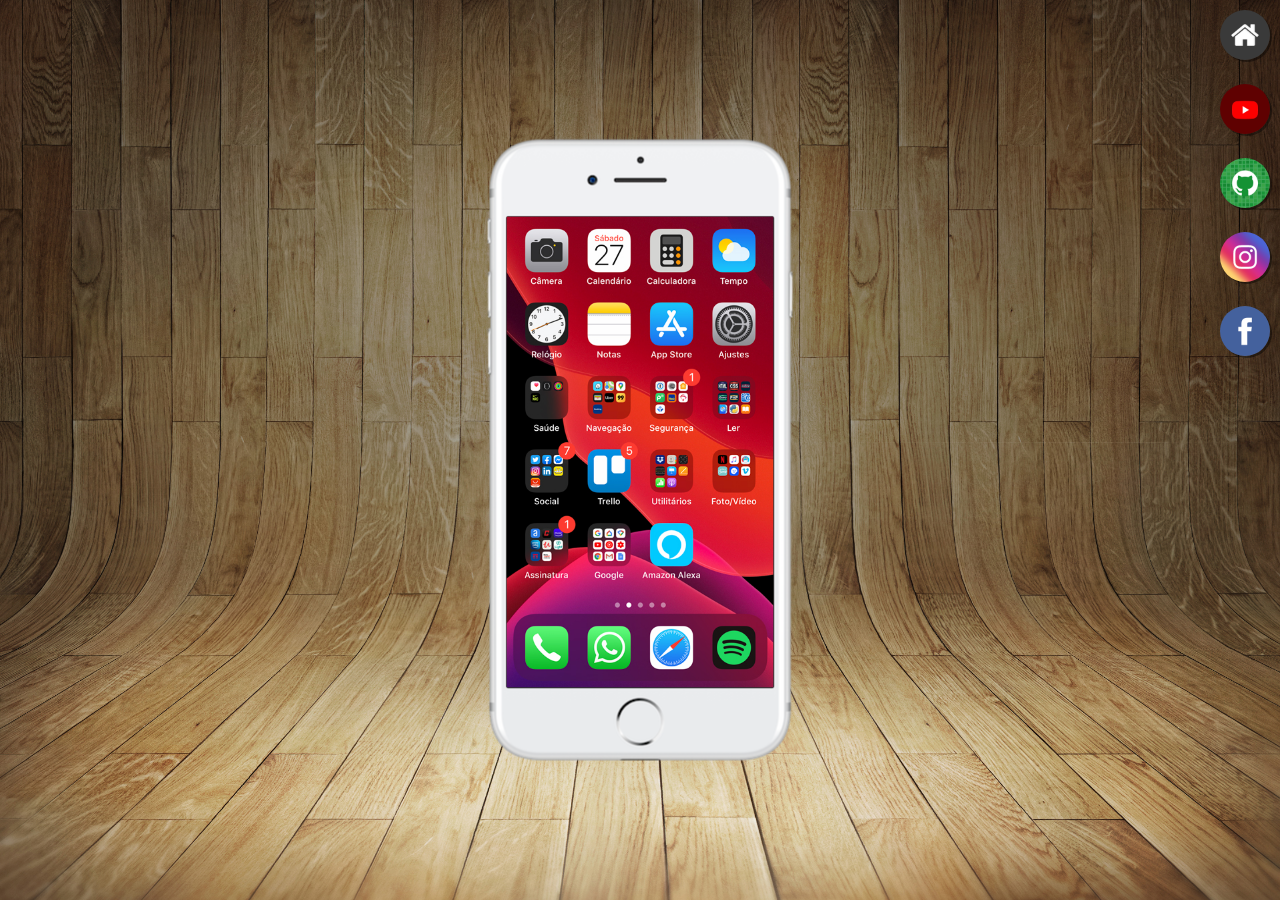
<file: index.html>
<!DOCTYPE html>
<html lang="pt-br">
<head>
    <meta charset="UTF-8">
    <meta name="viewport" content="width=device-width, initial-scale=1.0">
    <title>Projeto Redes Sociais</title>
    <link rel="shortcut icon" href="pacote-d013/favicon.ico" type="image/x-icon">
    <link rel="stylesheet" href="estilos/style.css">
</head>
<body>

    <main>
        <section id="telefone">
            <iframe name="tela" id="tela" src="home.html" frameborder="0"></iframe>
        </section>

        <section id="redes-sociais">

            <a href="home.html" target="tela"><img src="pacote-d013/imagens/logo-home.jpg" alt="home"></a> <br>

            <a href="youtube.html" target="tela"><img src="pacote-d013/imagens/logo-youtube.jpg" alt="youtube"></a> <br>

            <a href="github.html" target="tela"><img src="pacote-d013/imagens/logo-github.jpg" alt="github"></a> <br>

            <a href="instagram.html" target="tela"><img src="pacote-d013/imagens/logo-instagram.jpg" alt="instagram"></a> <br>

            <a href="facebook.html" target="tela"><img src="pacote-d013/imagens/logo-facebook.jpg" alt="facebook"></a> <br>

        </section>
    </main>
    
</body>
</html>
<!-- https://kennedydjalma.github.io/projeto-social/index.html -->
</file>
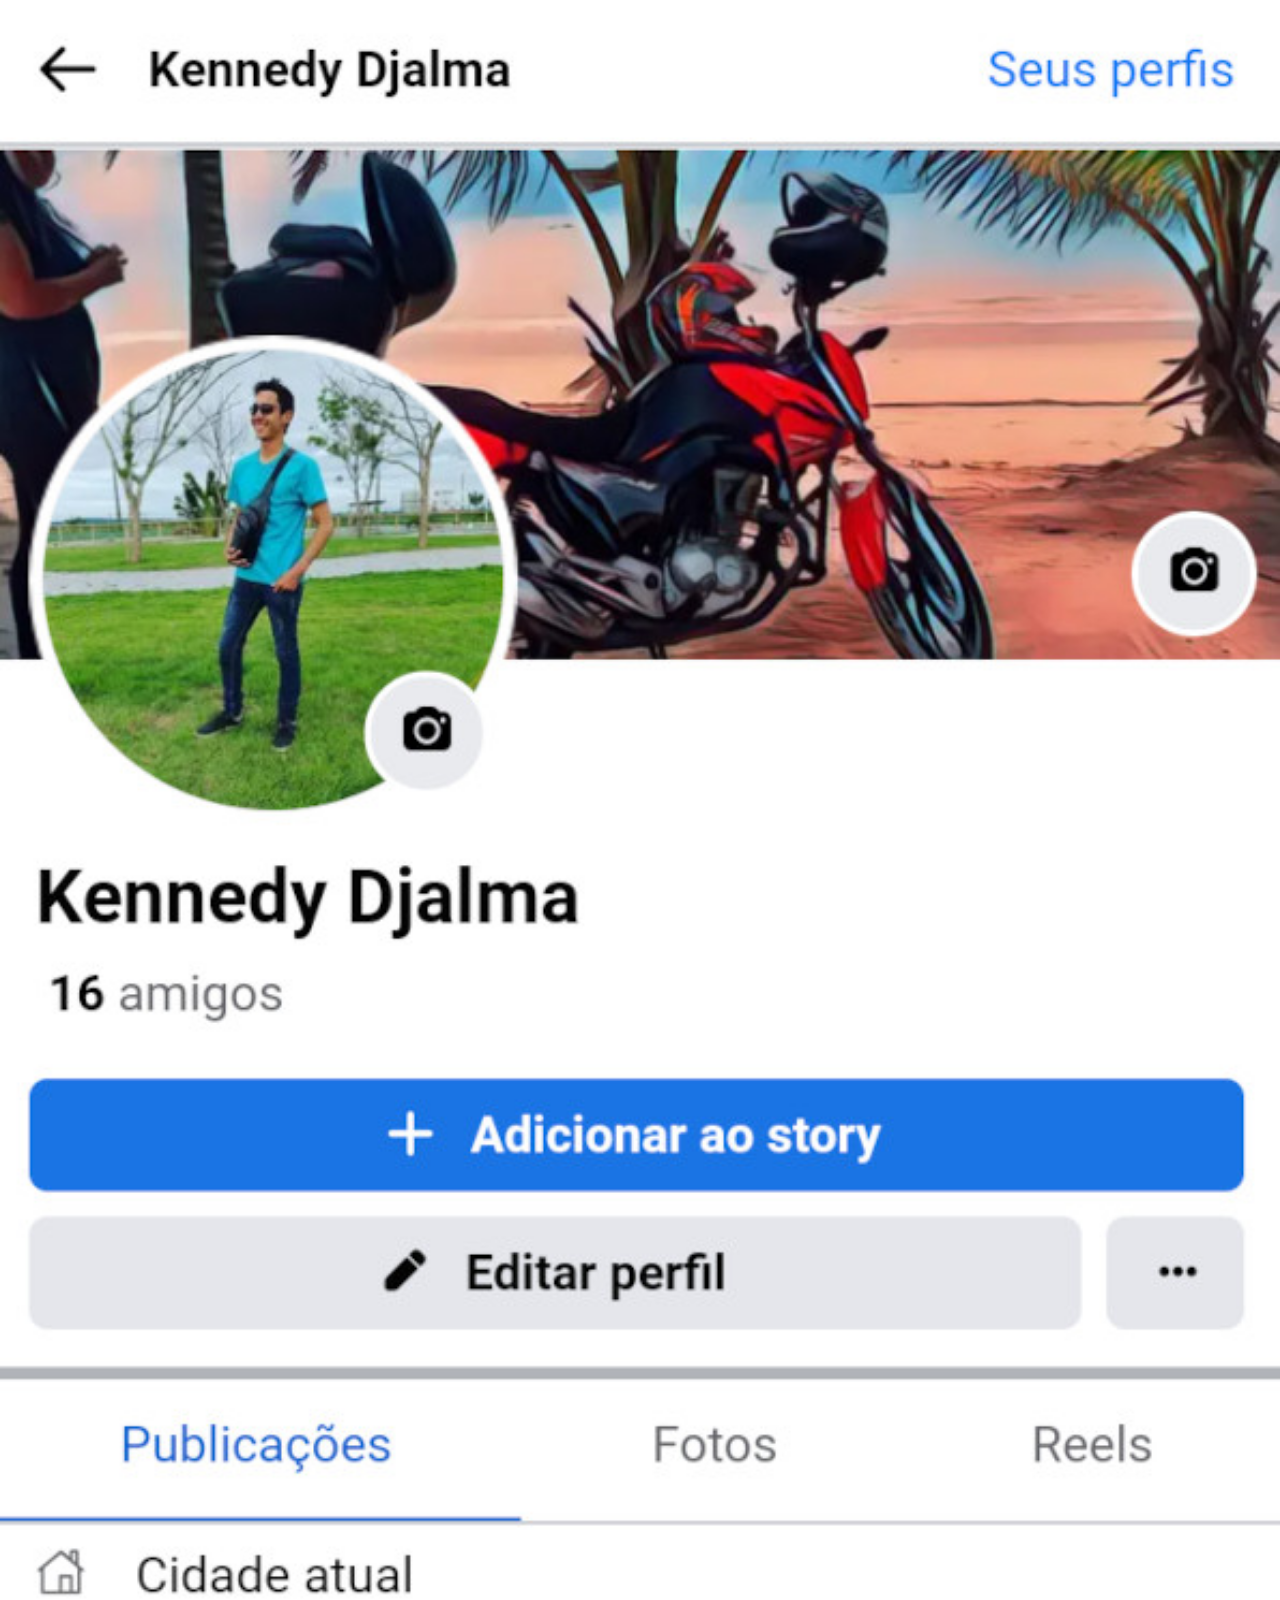
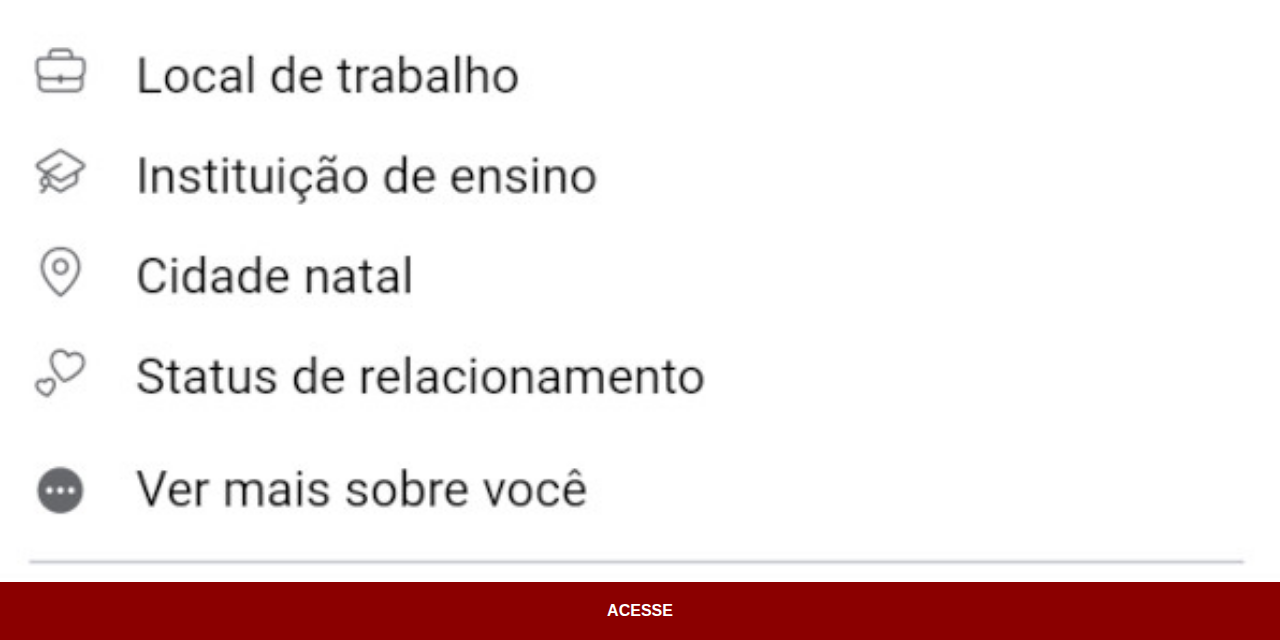
<file: facebook.html>
<!DOCTYPE html>
<html lang="pt-br">
<head>
    <meta charset="UTF-8">
    <meta name="viewport" content="width=device-width, initial-scale=1.0">
    <title>facebook</title>
    <link rel="stylesheet" href="estilos/social.css">
</head>
<body>
    <img src="pacote-d013/imagens/facebook.jpg" alt="facebook">
    <a href="https://www.facebook.com/kennedy.djalma" target="_blank">ACESSE</a>
</body>
</html>
</file>
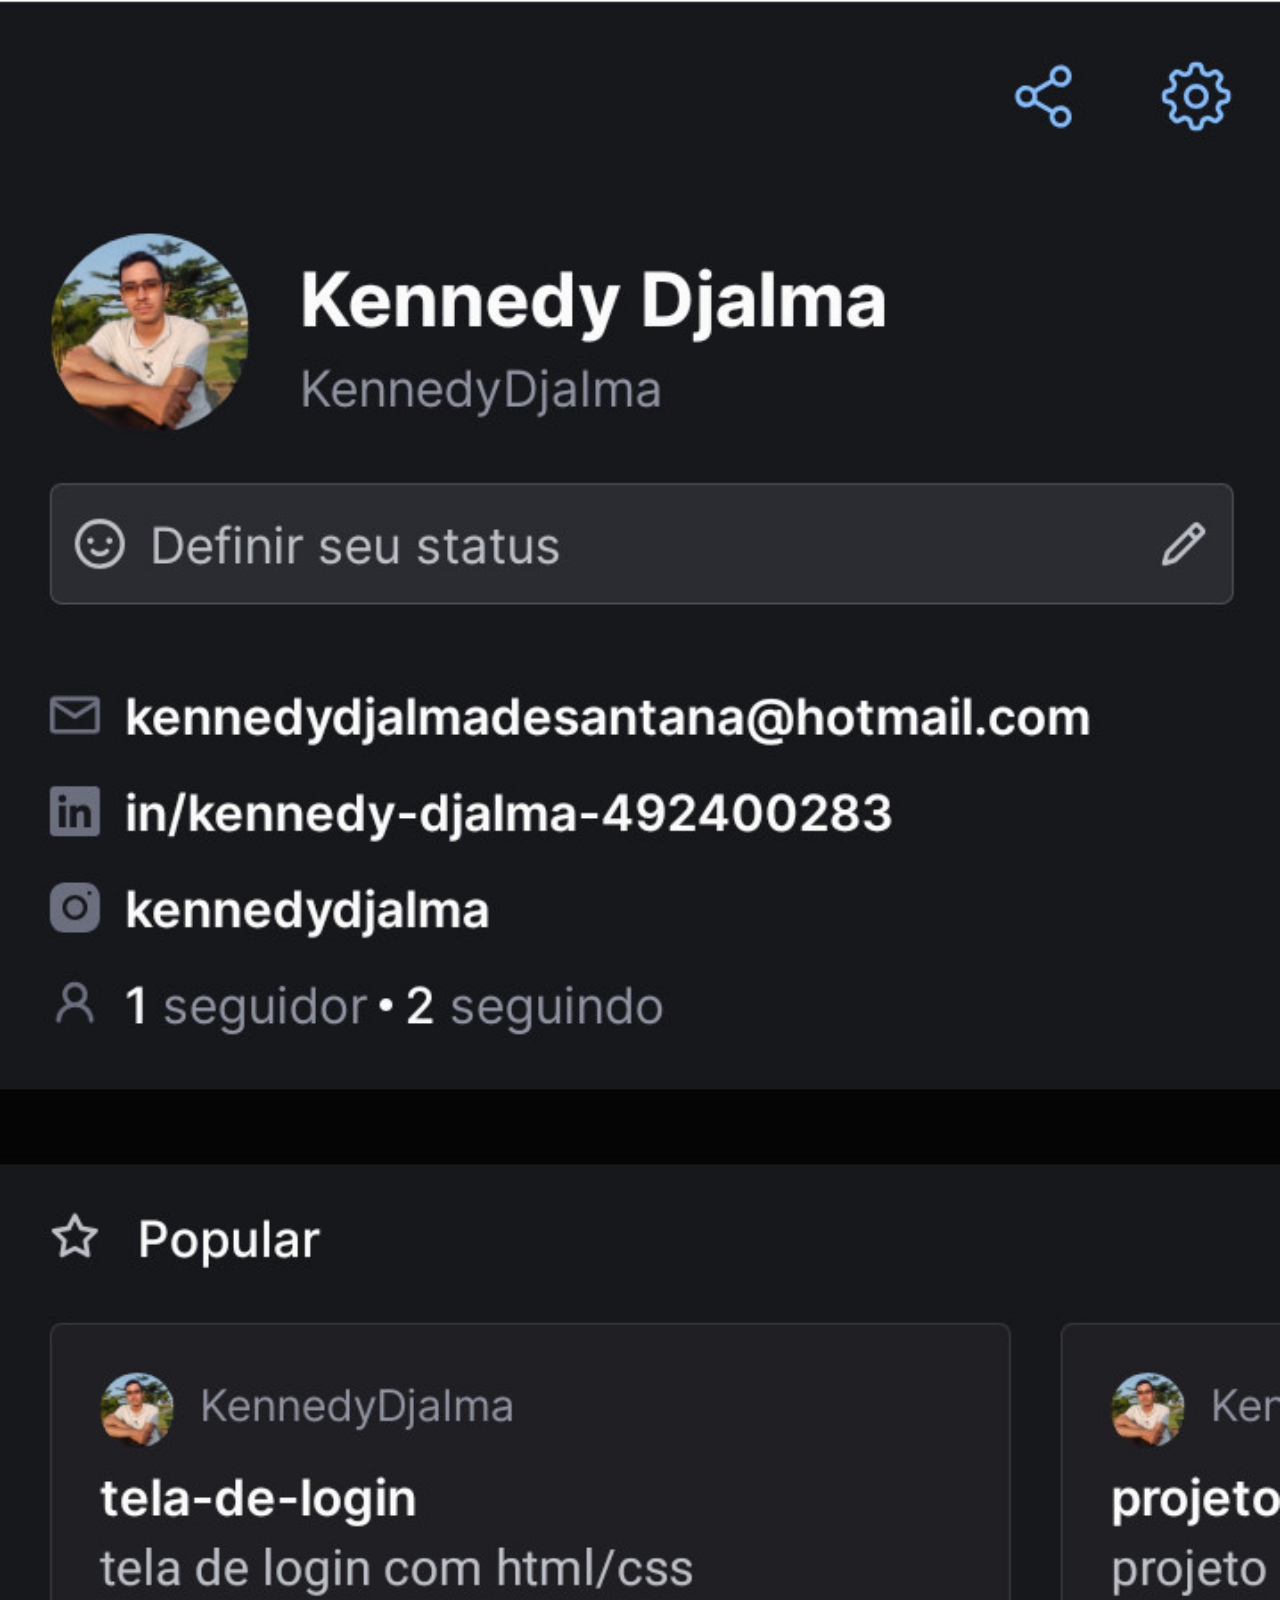
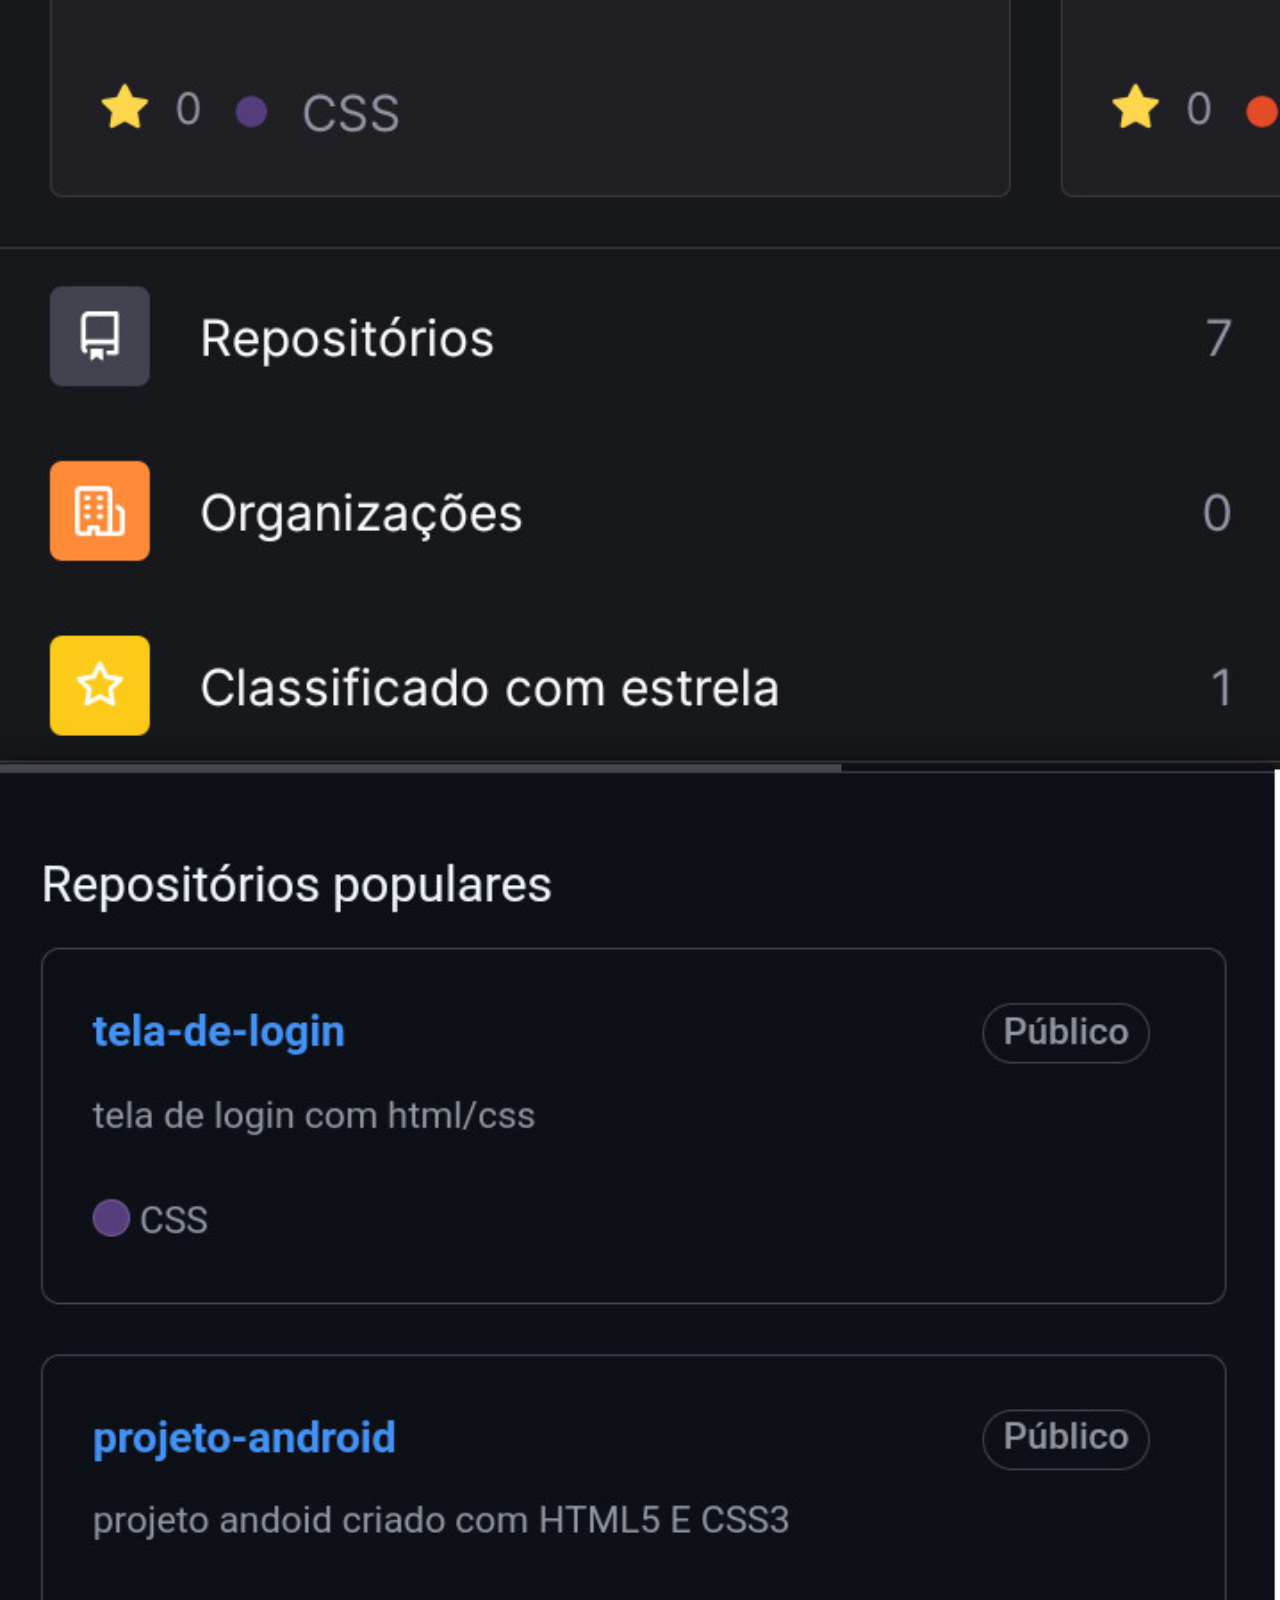
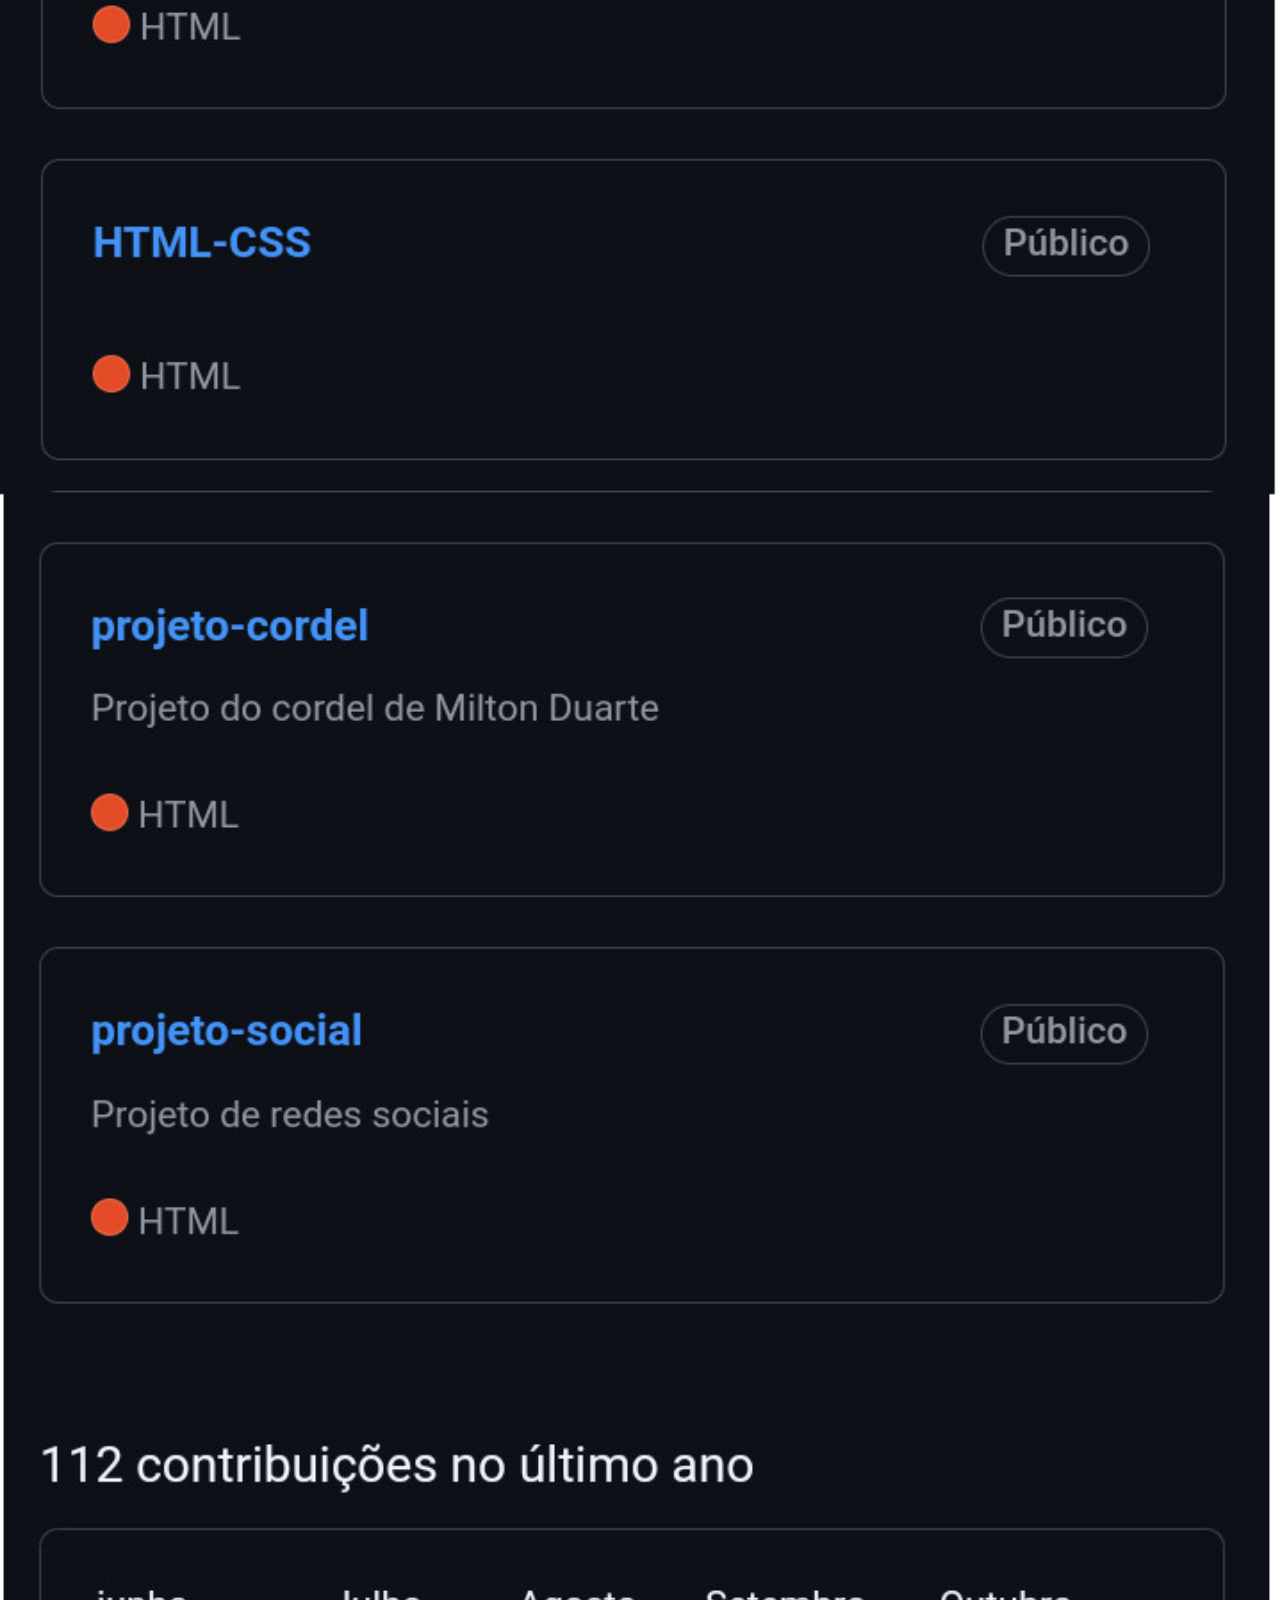
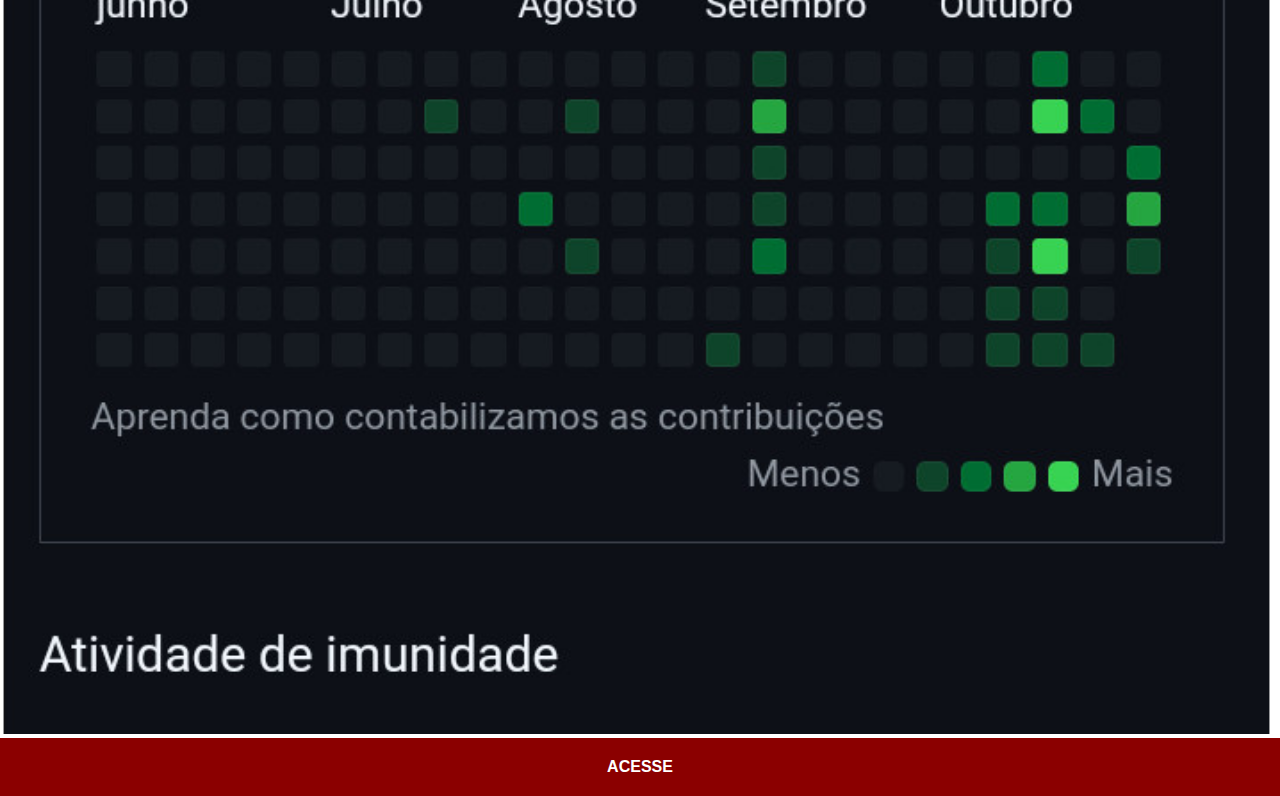
<file: github.html>
<!DOCTYPE html>
<html lang="pt-br">
<head>
    <meta charset="UTF-8">
    <meta name="viewport" content="width=device-width, initial-scale=1.0">
    <title>Github</title>
    <link rel="stylesheet" href="./estilos/social.css">
</head>
<body>

    <img src="pacote-d013/imagens/github.jpg" alt="Github">
    <a href="https://github.com/KennedyDjalma" target="_blank">ACESSE</a>
    
</body>
</html>
</file>
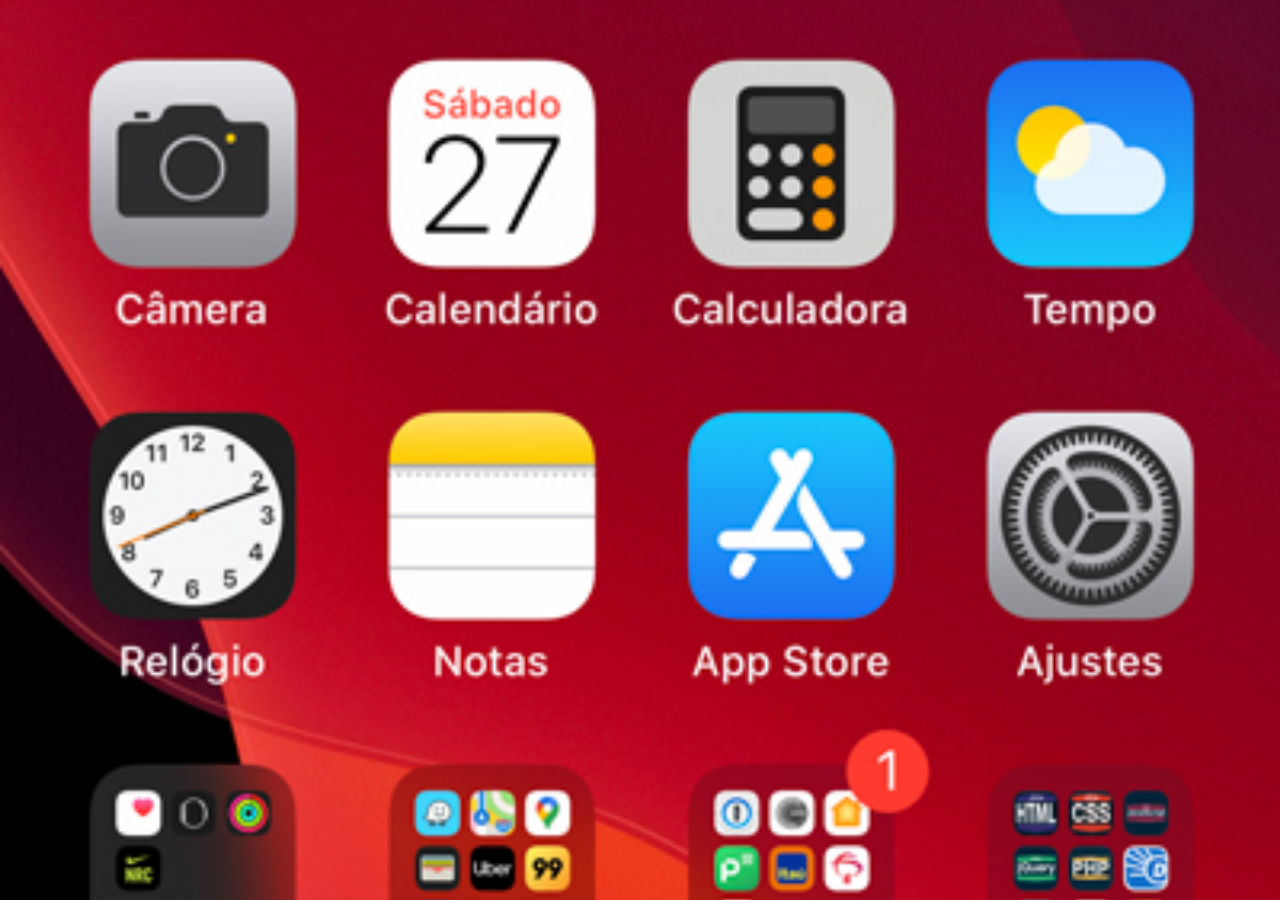
<file: home.html>
<!DOCTYPE html>
<html lang="pt-br">
<head>
    <meta charset="UTF-8">
    <meta name="viewport" content="width=device-width, initial-scale=1.0">
    <title>Home</title>
    <style>
        *{
            margin: 0;
            padding: 0;
        }
/*  */
        body{
            height: 100vh;
            width: 100vw;
            background: black url(pacote-d013/imagens/tela-home.jpg) no-repeat top center;
            background-attachment: fixed;
            background-size: cover; /* ajustar a imagem na tela do celular */
        }
    </style>
</head>
<body>
    
</body>
</html>
</file>
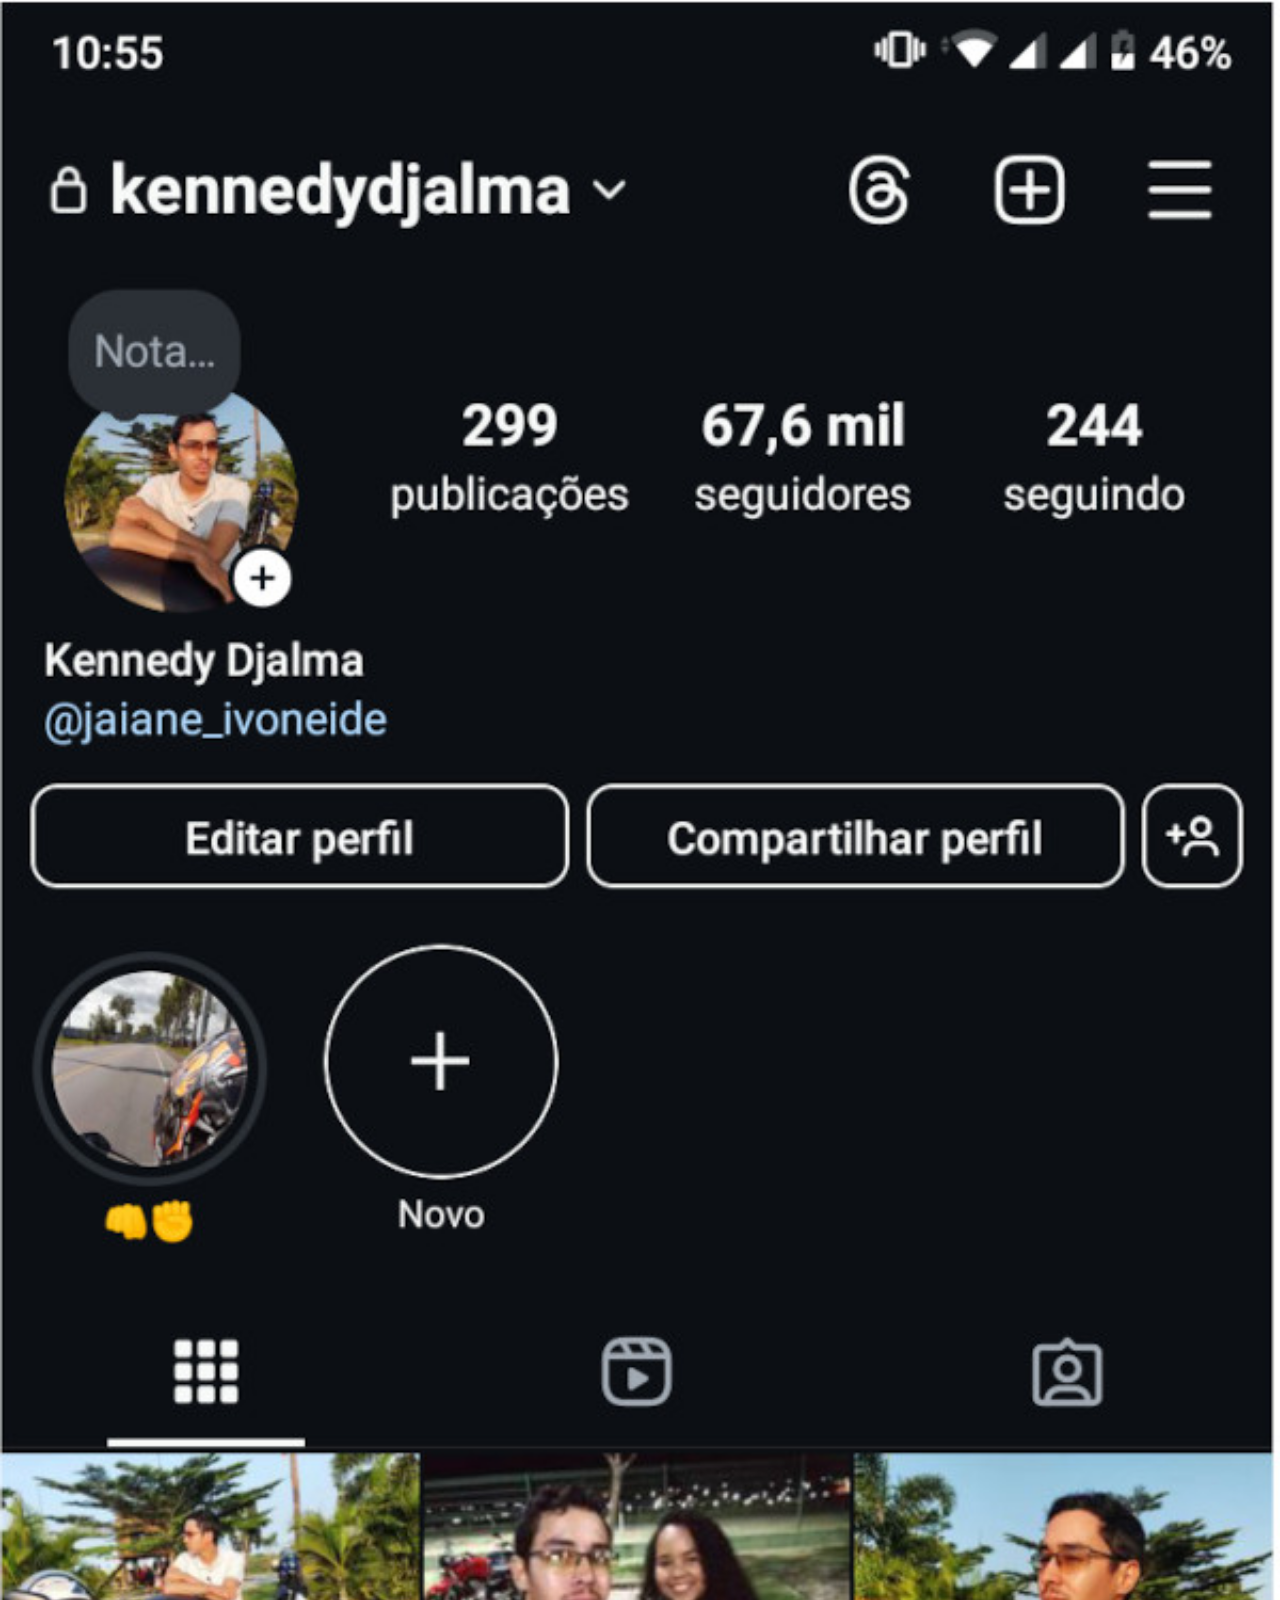
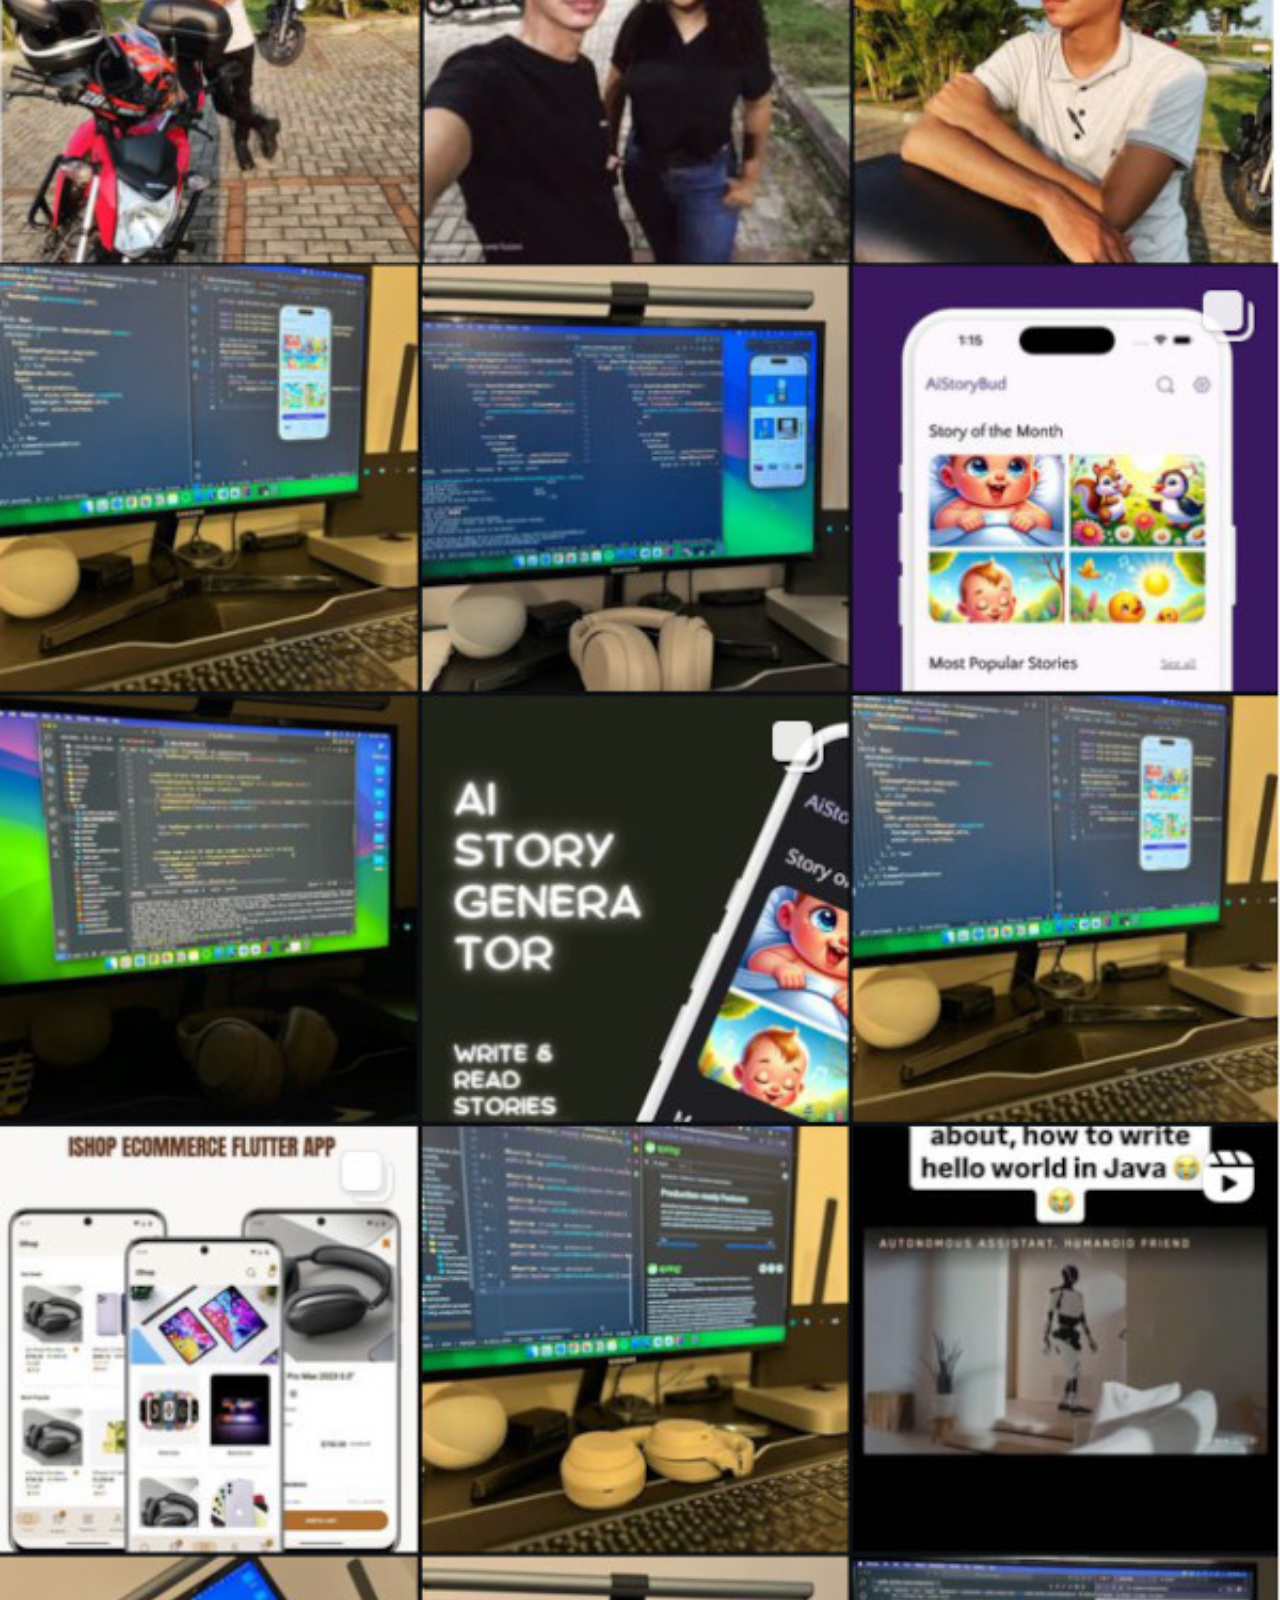
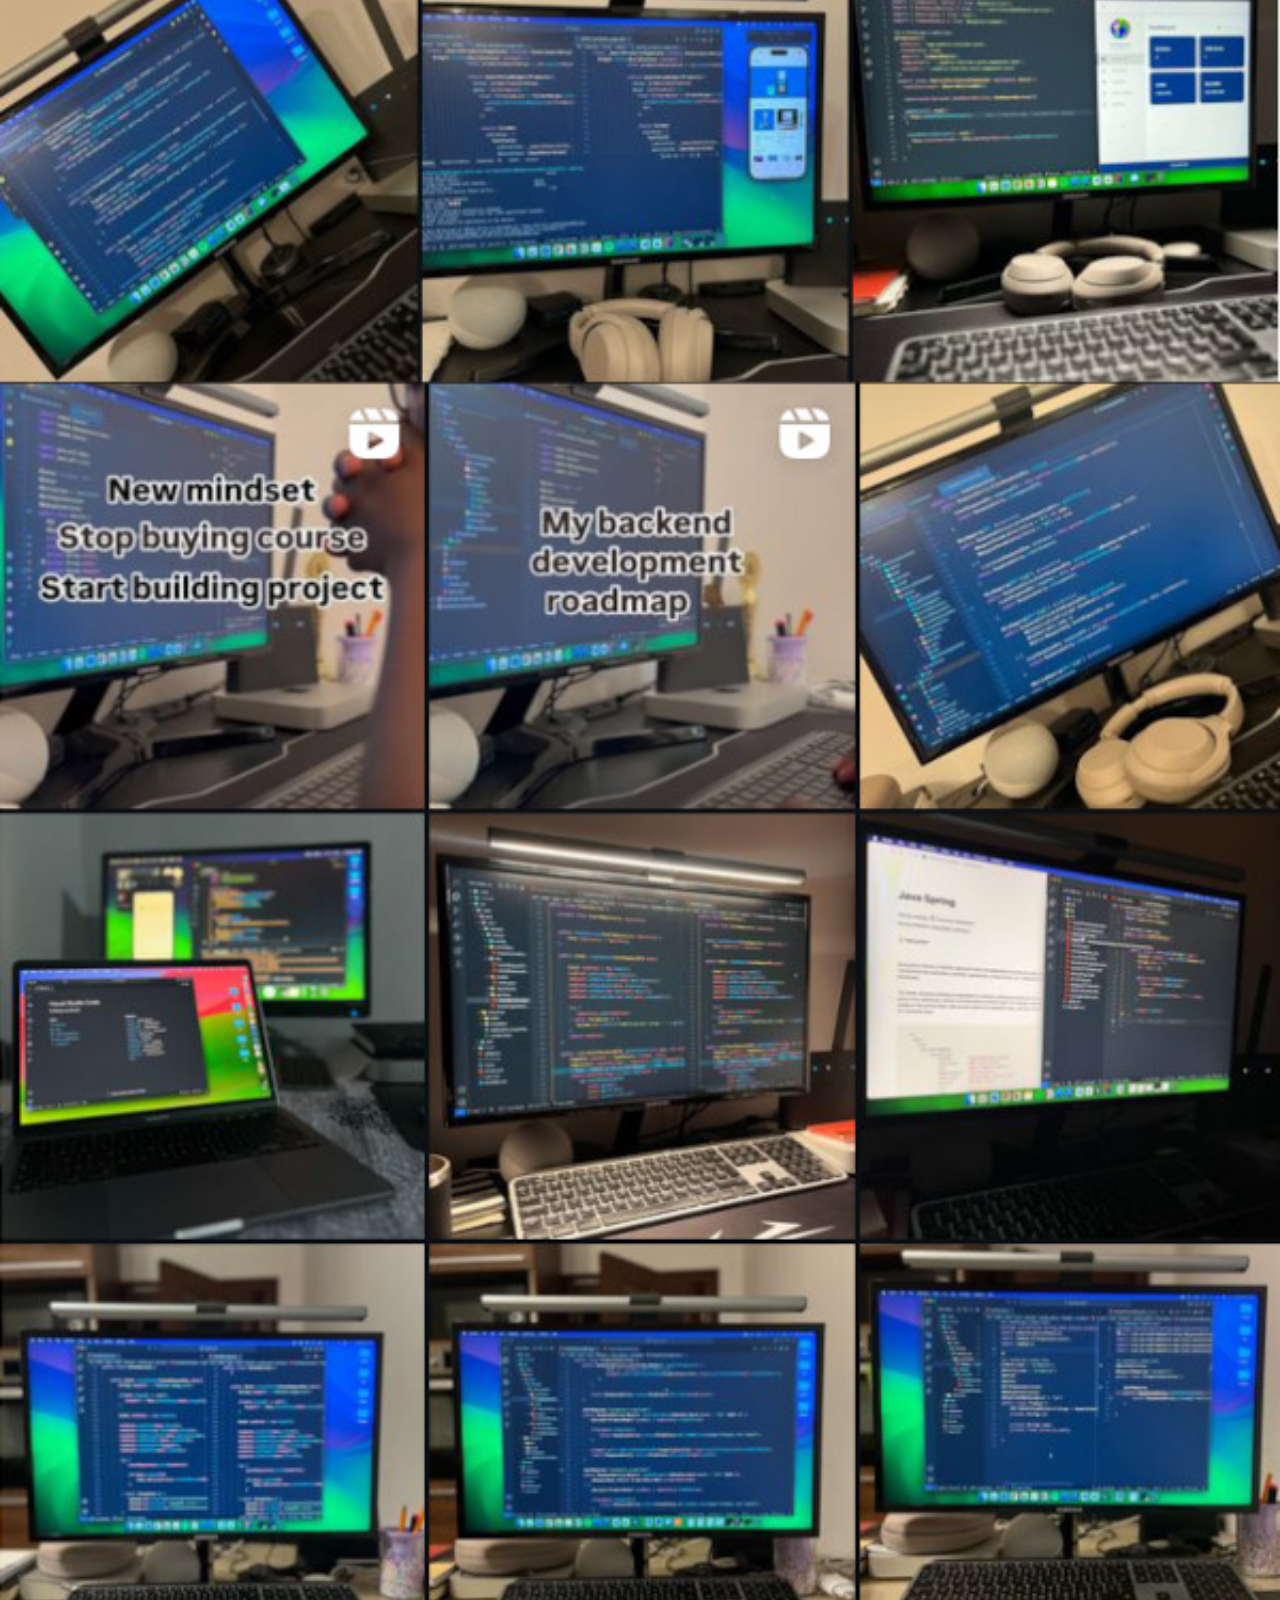
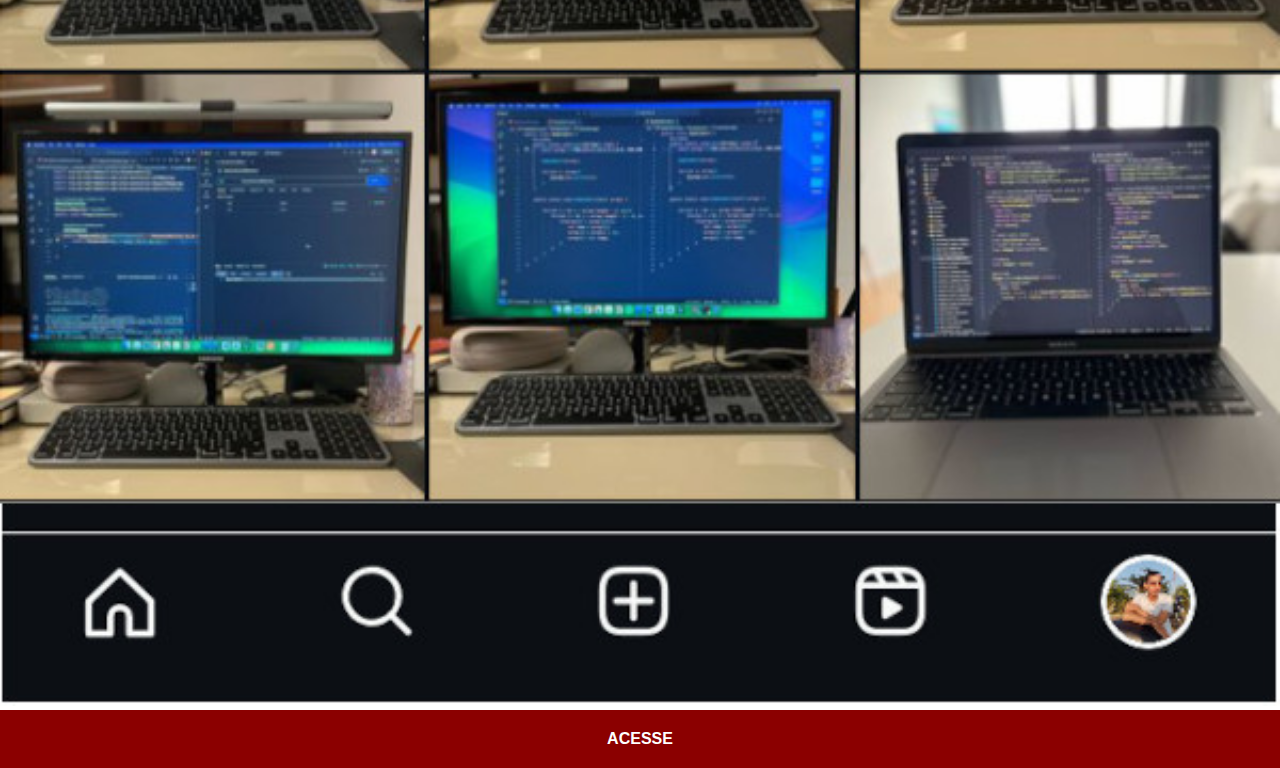
<file: instagram.html>
<!DOCTYPE html>
<html lang="pt-br">
<head>
    <meta charset="UTF-8">
    <meta name="viewport" content="width=device-width, initial-scale=1.0">
    <title>Instagram</title>
    <link rel="stylesheet" href="estilos/social.css">
</head>
<body>
    <img src="pacote-d013/imagens/instagram.jpg" alt="Instagram">
    <a href="https://www.instagram.com/kennedydjalma/" target="_blank">ACESSE</a>
</body>
</html>
</file>
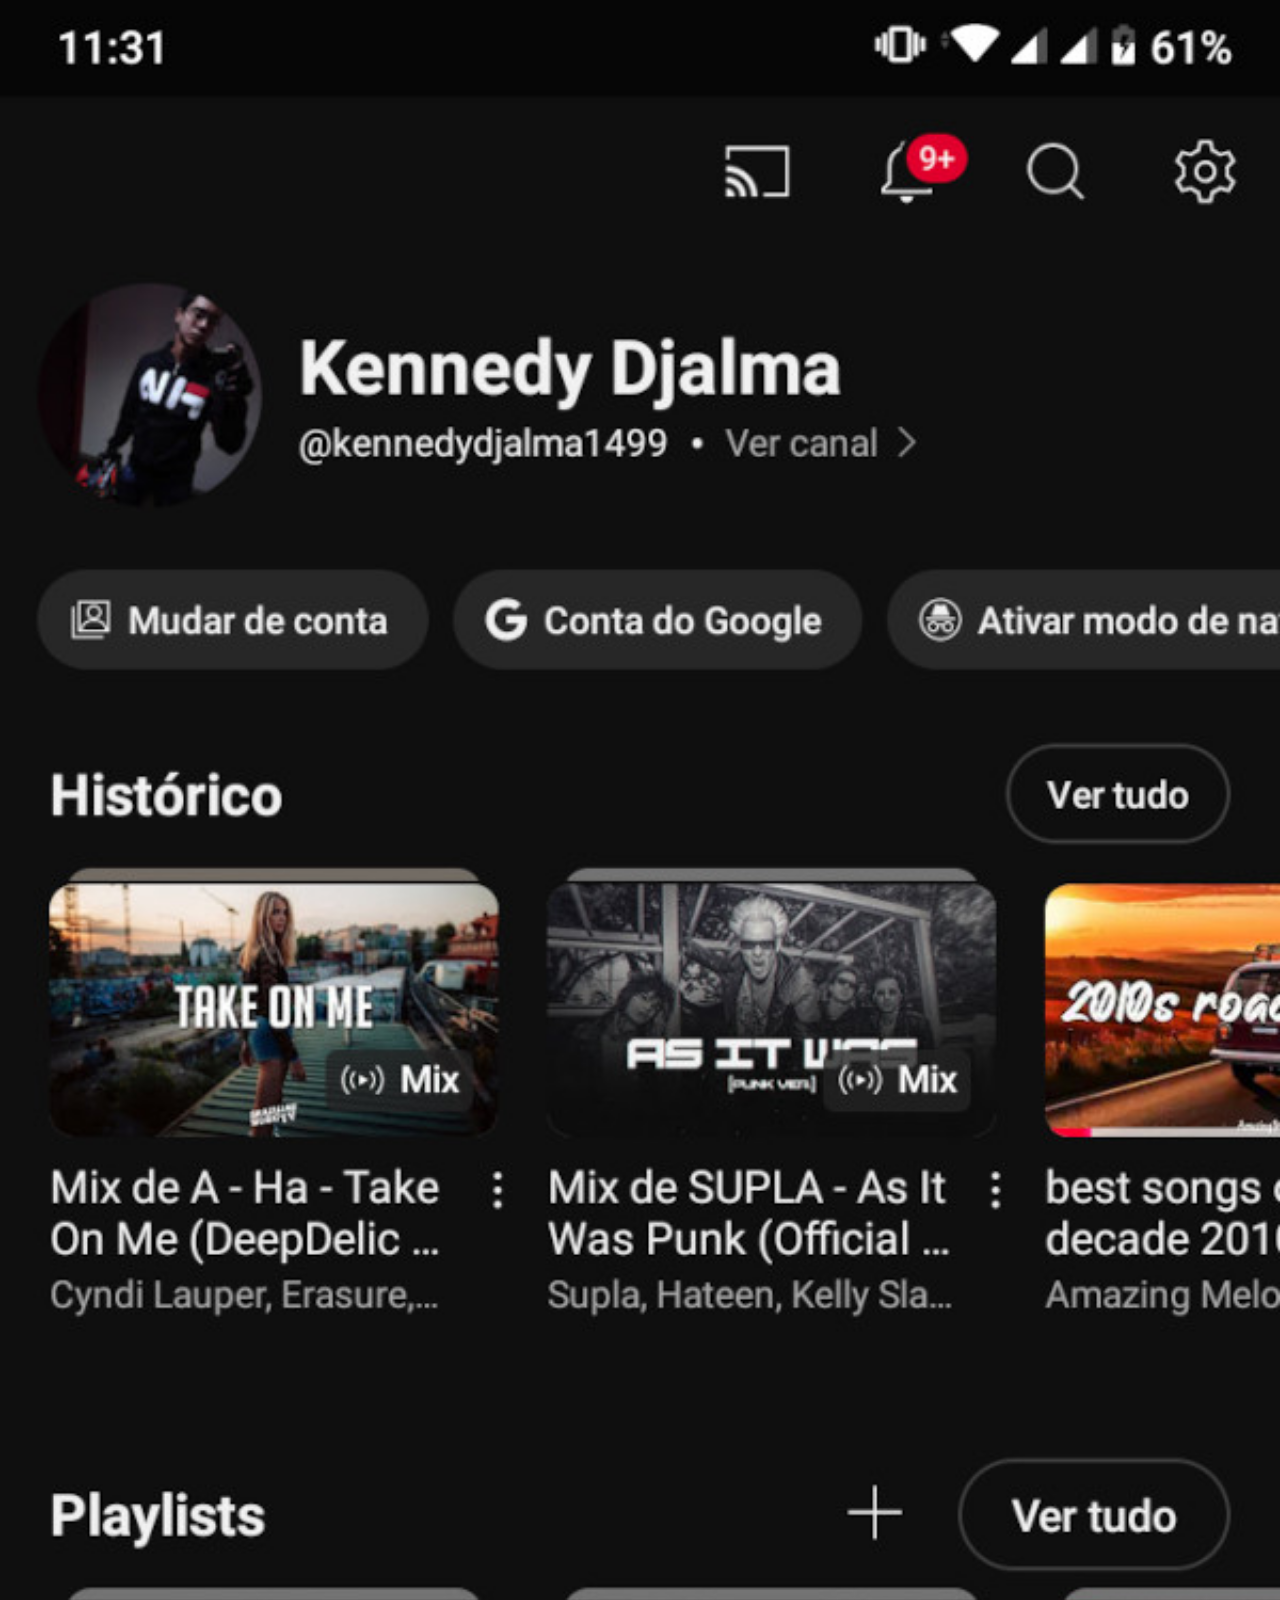
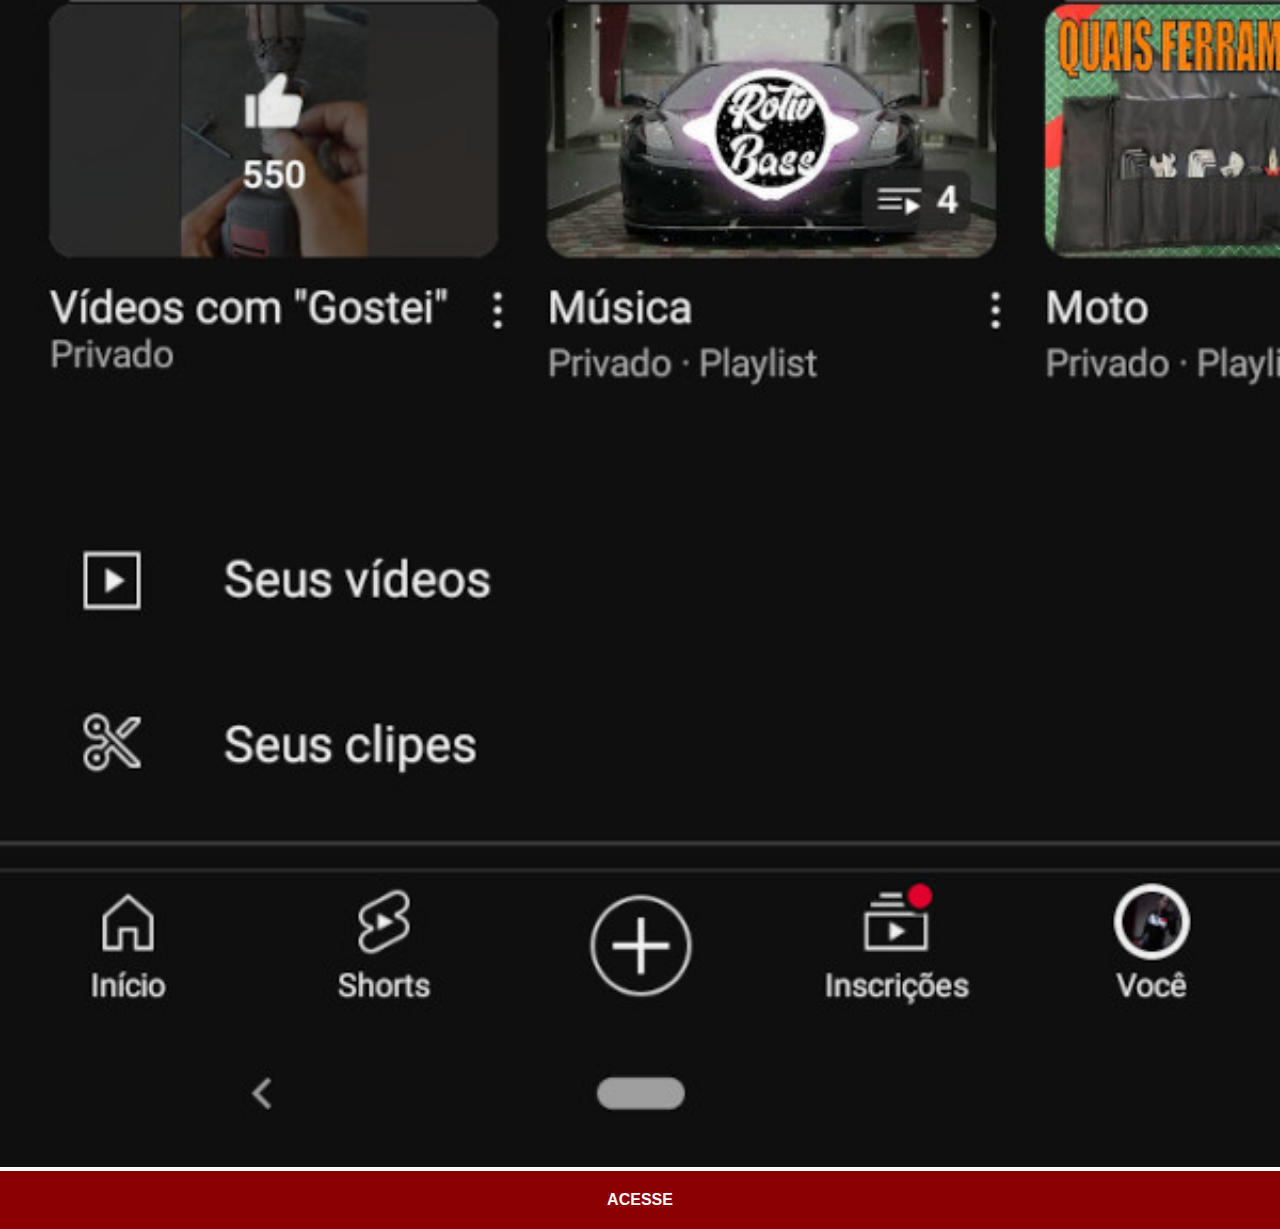
<file: youtube.html>
<!DOCTYPE html>
<html lang="pt-br">
<head>
    <meta charset="UTF-8">
    <meta name="viewport" content="width=device-width, initial-scale=1.0">
    <title>youtube</title>
    <link rel="stylesheet" href="./estilos/social.css">
</head>
<body>

    <img src="pacote-d013/imagens/youtube.jpg" alt="Youtube">
    <a href="https://www.youtube.com/@KennedyDjalma" target="_blank">ACESSE</a>
    
</body>
</html>
</file>
<file: estilos/style.css>
@charset "UTF-8";

* {
    margin: 0;
    padding: 0;
    font-family: Arial, Helvetica, sans-serif;
}

html, body {
    height: 100vh;
    width: 100vw;
    background-color: black;
}

main {
    position: relative;
    height: 100vh;
}

body {
    background: url(../pacote-d013/imagens/fundo-madeira.jpg) no-repeat top center;
    background-size: cover;
    background-attachment: fixed;
}
/*  */
section#telefone {
    position: absolute;
    top: 50%;
    left: 50%;
    transform: translate(-50%, -50%);

    height: 627px;
    width: 311px;

    background: url(../pacote-d013/imagens/frame-iphone.png) no-repeat;
}

iframe#tela {
    position: relative;
    top: 80px;
    left: 22px;
    width: 267px;
    height: 471px;
}

section#redes-sociais {
    text-align: right;
}

section#redes-sociais img {
    width: 50px;
    height: 50px;
    margin: 10px;
    border-radius: 50%;
    box-shadow: 2PX 2PX rgba(0, 0, 0, 0.418);
    box-sizing: border-box; /* a borda vai fazer parte da caixa */
}

section#redes-sociais img:hover {
    border: 2px solid rgba(255, 255, 255, 0.608);
    transform: translate(-3px, -3px);
    box-shadow: -5px -5px 10px rgba(0, 0, 0, 0.516);
    transition: transform .5s;
}
</file>
<file: estilos/social.css>
* {
    margin: 0px;
    padding: 0px;
    font-family: Arial, Helvetica, sans-serif;
}
/*  */
::-webkit-scrollbar { /* remove a rolagem */
    width: 0px;
    height: 0px;
}

img {
    width: 100vw;

}

a {
    display: block;
    background-color: darkred;
    color: white;
    padding: 20px;
    text-align: center;
    font-weight: bolder;
    text-decoration: none;

}

a:hover {
    background-color: red;
}
</file>
